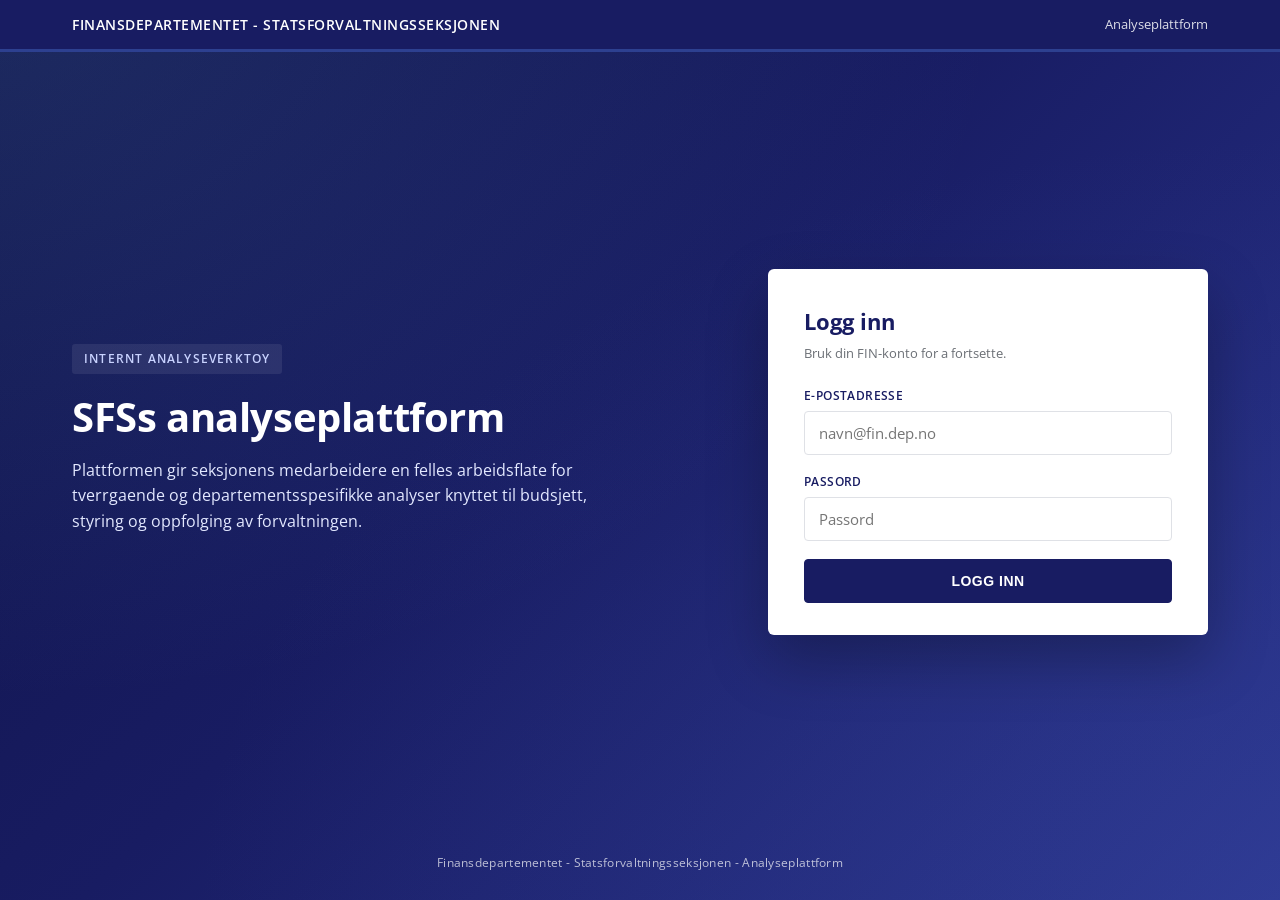
<file: index.html>
<!DOCTYPE html>
<html lang="nb">
<head>
  <meta charset="UTF-8">
  <meta name="viewport" content="width=device-width, initial-scale=1.0">
  <title>Logg inn - SFS analyseplattform</title>
  <link href="https://fonts.googleapis.com/css2?family=Open+Sans:wght@400;600;700&display=swap" rel="stylesheet">
  <link rel="stylesheet" href="styles.css">
</head>
<body class="login-page">

  <div class="topbar">
    <div class="topbar-inner">
      <div class="topbar-brand">Finansdepartementet - Statsforvaltningsseksjonen</div>
      <div class="topbar-meta">Analyseplattform</div>
    </div>
  </div>

  <div class="login-shell">

    <div class="login-intro">
      <span class="login-eyebrow">Internt analyseverktoy</span>
      <h1>SFSs analyseplattform</h1>
      <p class="lead">
        Plattformen gir seksjonens medarbeidere en felles arbeidsflate for tverrgaende og
        departementsspesifikke analyser knyttet til budsjett, styring og
        oppfolging av forvaltningen.
      </p>
    </div>

    <form class="login-card" id="loginForm" autocomplete="off" novalidate>
      <h2>Logg inn</h2>
      <p class="login-sub">Bruk din FIN-konto for a fortsette.</p>

      <div class="login-error" id="loginError" hidden>
        Feil brukernavn eller passord. Forsok pa nytt.
      </div>

      <div class="login-form">
        <label for="email">E-postadresse</label>
        <input
          type="email"
          id="email"
          name="email"
          placeholder="navn@fin.dep.no"
          autocomplete="username"
          required
        >

        <label for="password">Passord</label>
        <input
          type="password"
          id="password"
          name="password"
          placeholder="Passord"
          autocomplete="current-password"
          required
        >

        <button type="submit">Logg inn</button>
      </div>
    </form>

  </div>

  <div class="login-footer">
    Finansdepartementet - Statsforvaltningsseksjonen - Analyseplattform
  </div>

  <script>
    (function () {
      var VALID_USER = 'test@fin.dep.no';
      var VALID_PASS = 'test123';

      var form = document.getElementById('loginForm');
      var errorBox = document.getElementById('loginError');
      var emailInput = document.getElementById('email');
      var passwordInput = document.getElementById('password');

      function getNextTarget() {
        try {
          var params = new URLSearchParams(location.search);
          var next = params.get('next');
          if (next && /^[a-z0-9_\-]+\.html$/i.test(next) && next.toLowerCase() !== 'index.html') {
            return next;
          }
        } catch (e) {}
        return 'portal.html';
      }

      form.addEventListener('submit', function (event) {
        event.preventDefault();
        var email = (emailInput.value || '').trim().toLowerCase();
        var password = passwordInput.value || '';

        if (email === VALID_USER && password === VALID_PASS) {
          try { sessionStorage.setItem('sfs-auth', '1'); } catch (e) {}
          errorBox.hidden = true;
          location.replace(getNextTarget());
        } else {
          errorBox.hidden = false;
          passwordInput.value = '';
          passwordInput.focus();
        }
      });

      try {
        if (sessionStorage.getItem('sfs-auth') === '1') {
          location.replace(getNextTarget());
        }
      } catch (e) {}
    })();
  </script>

</body>
</html>
</file>
<file: styles.css>
/* ============================================================
   SFS analyseplattform - felles stilark
   Folger FIN supplerende designprofil
   ============================================================ */

:root {
  --fin-darkblue: #181c62;
  --fin-blue: #2d4090;
  --fin-lightblue: #5b91cc;
  --fin-red: #f15d61;
  --fin-gray: #ededee;
  --fin-gray-dark: #6b6f75;
  --fin-gray-border: #dfe1e6;
  --fin-purple: #97499c;
  --fin-teal-dark: #008286;
  --fin-teal: #60c3ad;
  --fin-yellow: #ffdf4f;
  --fin-bg: #f7f8fa;
  --fin-white: #ffffff;
}

* {
  box-sizing: border-box;
  margin: 0;
  padding: 0;
}

body {
  font-family: 'Open Sans', system-ui, -apple-system, 'Segoe UI', sans-serif;
  background: var(--fin-bg);
  color: #000;
  line-height: 1.5;
  min-height: 100vh;
  display: flex;
  flex-direction: column;
}

a {
  color: var(--fin-blue);
  text-decoration: none;
}

a:hover {
  text-decoration: underline;
}

/* ============================================================
   TOPPLINJE
   ============================================================ */

.topbar {
  background: var(--fin-darkblue);
  color: var(--fin-white);
  padding: 14px 0;
  border-bottom: 3px solid var(--fin-blue);
}

.topbar-inner {
  max-width: 1200px;
  margin: 0 auto;
  padding: 0 32px;
  display: flex;
  align-items: center;
  justify-content: space-between;
}

.topbar-brand {
  font-size: 14px;
  font-weight: 600;
  letter-spacing: 0.5px;
  text-transform: uppercase;
}

.topbar-brand a {
  color: var(--fin-white);
  text-decoration: none;
}

.topbar-brand a:hover {
  text-decoration: underline;
}

.topbar-meta {
  font-size: 13px;
  opacity: 0.85;
  display: flex;
  align-items: center;
  gap: 16px;
}

.topbar-logout {
  color: var(--fin-white);
  font-size: 12px;
  font-weight: 600;
  letter-spacing: 0.4px;
  text-transform: uppercase;
  padding: 5px 12px;
  border: 1px solid rgba(255, 255, 255, 0.4);
  border-radius: 3px;
  text-decoration: none;
  transition: background 0.15s ease, border-color 0.15s ease;
}

.topbar-logout:hover {
  background: rgba(255, 255, 255, 0.12);
  border-color: var(--fin-white);
  text-decoration: none;
  color: var(--fin-white);
}

/* ============================================================
   LOGIN
   ============================================================ */

.login-page {
  min-height: 100vh;
  display: flex;
  flex-direction: column;
  background:
    radial-gradient(ellipse at top left, rgba(91, 145, 204, 0.18), transparent 55%),
    radial-gradient(ellipse at bottom right, rgba(65, 86, 166, 0.22), transparent 60%),
    linear-gradient(135deg, #0f1347 0%, #181c62 45%, #2a3490 100%);
  color: var(--fin-white);
}

.login-shell {
  flex-grow: 1;
  display: grid;
  grid-template-columns: 1.05fr 1fr;
  max-width: 1200px;
  width: 100%;
  margin: 0 auto;
  padding: 56px 32px 40px;
  gap: 56px;
  align-items: center;
}

.login-intro h1 {
  font-size: 40px;
  font-weight: 700;
  letter-spacing: -0.4px;
  line-height: 1.15;
  margin-bottom: 18px;
}

.login-intro .login-eyebrow {
  display: inline-block;
  font-size: 12px;
  font-weight: 600;
  letter-spacing: 1.2px;
  text-transform: uppercase;
  color: #c9d3ff;
  background: rgba(255, 255, 255, 0.08);
  padding: 6px 12px;
  border-radius: 3px;
  margin-bottom: 20px;
}

.login-intro p.lead {
  font-size: 16px;
  line-height: 1.6;
  color: #e3e8ff;
  margin-bottom: 26px;
  max-width: 520px;
}

.login-features {
  list-style: none;
  display: grid;
  gap: 12px;
  max-width: 520px;
}

.login-features li {
  font-size: 14px;
  color: #e8ecff;
  padding-left: 26px;
  position: relative;
  line-height: 1.5;
}

.login-features li::before {
  content: "";
  position: absolute;
  left: 0;
  top: 7px;
  width: 14px;
  height: 8px;
  border-left: 2px solid var(--fin-teal);
  border-bottom: 2px solid var(--fin-teal);
  transform: rotate(-45deg);
}

.login-card {
  background: var(--fin-white);
  color: #000;
  border-radius: 6px;
  padding: 36px 36px 32px;
  box-shadow: 0 24px 60px rgba(0, 0, 0, 0.28);
  max-width: 440px;
  width: 100%;
  justify-self: end;
}

.login-card h2 {
  font-size: 22px;
  font-weight: 700;
  color: var(--fin-darkblue);
  margin-bottom: 6px;
}

.login-card .login-sub {
  font-size: 13px;
  color: var(--fin-gray-dark);
  margin-bottom: 24px;
}

.login-form label {
  display: block;
  font-size: 12px;
  font-weight: 600;
  letter-spacing: 0.4px;
  text-transform: uppercase;
  color: var(--fin-darkblue);
  margin-bottom: 6px;
}

.login-form input {
  width: 100%;
  padding: 11px 14px;
  font-size: 15px;
  font-family: inherit;
  border: 1px solid var(--fin-gray-border);
  border-radius: 4px;
  background: var(--fin-white);
  color: #000;
  margin-bottom: 18px;
  transition: border-color 0.15s ease, box-shadow 0.15s ease;
}

.login-form input:focus {
  outline: none;
  border-color: var(--fin-blue);
  box-shadow: 0 0 0 3px rgba(65, 86, 166, 0.18);
}

.login-form button {
  width: 100%;
  padding: 13px 16px;
  font-size: 14px;
  font-weight: 700;
  letter-spacing: 0.5px;
  text-transform: uppercase;
  background: var(--fin-darkblue);
  color: var(--fin-white);
  border: 1px solid var(--fin-darkblue);
  border-radius: 4px;
  cursor: pointer;
  transition: background 0.15s ease, border-color 0.15s ease;
}

.login-form button:hover {
  background: var(--fin-blue);
  border-color: var(--fin-blue);
}

.login-error {
  background: #fdecec;
  border: 1px solid #f3c2c4;
  border-left: 4px solid var(--fin-red);
  color: #7a1f22;
  padding: 10px 14px;
  font-size: 13px;
  border-radius: 3px;
  margin-bottom: 18px;
}

.login-error[hidden] { display: none; }

.login-meta {
  border-top: 1px solid var(--fin-gray-border);
  margin-top: 22px;
  padding-top: 16px;
  font-size: 12px;
  color: var(--fin-gray-dark);
  line-height: 1.5;
}

.login-footer {
  text-align: center;
  padding: 18px 32px 28px;
  font-size: 12px;
  color: rgba(255, 255, 255, 0.7);
  letter-spacing: 0.3px;
}

@media (max-width: 880px) {
  .login-shell {
    grid-template-columns: 1fr;
    padding: 40px 24px;
    gap: 32px;
  }
  .login-card { justify-self: stretch; max-width: none; }
  .login-intro h1 { font-size: 30px; }
}

/* ============================================================
   BRODSMULESTI
   ============================================================ */

.breadcrumb {
  background: var(--fin-white);
  border-bottom: 1px solid var(--fin-gray-border);
  padding: 12px 0;
}

.breadcrumb-inner {
  max-width: 1200px;
  margin: 0 auto;
  padding: 0 32px;
  font-size: 13px;
  color: var(--fin-gray-dark);
}

.breadcrumb a {
  color: var(--fin-blue);
  text-decoration: none;
}

.breadcrumb a:hover {
  text-decoration: underline;
}

.breadcrumb .separator {
  margin: 0 8px;
  color: var(--fin-gray-dark);
}

.breadcrumb .current {
  color: #000;
  font-weight: 600;
}

/* ============================================================
   TILBAKE-KNAPP
   ============================================================ */

.back-link {
  display: inline-flex;
  align-items: center;
  gap: 6px;
  margin-top: 32px;
  padding: 8px 14px;
  background: var(--fin-white);
  border: 1px solid var(--fin-gray-border);
  border-radius: 4px;
  color: var(--fin-blue);
  font-size: 13px;
  font-weight: 600;
  text-decoration: none;
  transition: background 0.15s ease, border-color 0.15s ease;
}

.back-link:hover {
  background: var(--fin-gray);
  border-color: var(--fin-blue);
  text-decoration: none;
}

.back-link::before {
  content: "<-";
  font-weight: 700;
}

.back-link-wrapper {
  max-width: 1200px;
  margin: 0 auto;
  padding: 0 32px;
}

/* ============================================================
   HERO
   ============================================================ */

.hero {
  background: var(--fin-white);
  border-bottom: 1px solid var(--fin-gray-border);
  padding: 48px 0 40px;
}

.hero-inner {
  max-width: 1200px;
  margin: 0 auto;
  padding: 0 32px;
}

.hero-label {
  font-size: 12px;
  font-weight: 600;
  letter-spacing: 0.8px;
  text-transform: uppercase;
  color: var(--fin-blue);
  margin-bottom: 10px;
}

.hero h1 {
  font-size: 34px;
  font-weight: 700;
  color: var(--fin-darkblue);
  margin-bottom: 12px;
  letter-spacing: -0.3px;
}

.hero h1.smaller {
  font-size: 28px;
}

.hero p.lead {
  font-size: 16px;
  color: #2a2d35;
  max-width: 760px;
  margin-bottom: 20px;
}

.hero-meta {
  display: flex;
  gap: 28px;
  font-size: 13px;
  color: var(--fin-gray-dark);
  flex-wrap: wrap;
}

.hero-meta span strong {
  color: var(--fin-darkblue);
  font-weight: 600;
}

/* ============================================================
   MAIN-WRAPPER
   ============================================================ */

main {
  flex-grow: 1;
  max-width: 1200px;
  margin: 0 auto;
  padding: 40px 32px 48px;
  width: 100%;
}

/* ============================================================
   FORSIDEKORT - store, hierarkisk fremtredende
   ============================================================ */

.toplevel-grid {
  display: grid;
  grid-template-columns: repeat(auto-fit, minmax(320px, 1fr));
  gap: 24px;
  margin-top: 12px;
}

.toplevel-card {
  background: var(--fin-white);
  border: 1px solid var(--fin-gray-border);
  border-top: 6px solid var(--fin-darkblue);
  border-radius: 4px;
  padding: 28px 28px 24px;
  text-decoration: none;
  color: inherit;
  display: flex;
  flex-direction: column;
  min-height: 240px;
  transition: transform 0.15s ease, box-shadow 0.15s ease;
}

.toplevel-card:hover {
  transform: translateY(-3px);
  box-shadow: 0 8px 20px rgba(24, 28, 98, 0.10);
  text-decoration: none;
}

.toplevel-card .card-tag {
  font-size: 11px;
  font-weight: 600;
  letter-spacing: 0.6px;
  text-transform: uppercase;
  color: var(--fin-gray-dark);
  margin-bottom: 12px;
}

.toplevel-card h2 {
  font-size: 22px;
  font-weight: 700;
  color: var(--fin-darkblue);
  margin-bottom: 10px;
  line-height: 1.25;
}

.toplevel-card p {
  font-size: 14px;
  color: #3a3d44;
  margin-bottom: 18px;
  flex-grow: 1;
}

.toplevel-card .card-departments {
  font-size: 12px;
  color: var(--fin-gray-dark);
  margin-bottom: 14px;
  padding-bottom: 14px;
  border-bottom: 1px solid #eef0f3;
}

.toplevel-card .card-departments strong {
  color: var(--fin-darkblue);
  font-weight: 600;
}

.toplevel-card .card-cta {
  font-size: 13px;
  font-weight: 600;
  color: var(--fin-blue);
}

.toplevel-card:hover .card-cta {
  color: var(--fin-darkblue);
}

/* Fargevarianter for forsidekort */
.toplevel-card.variant-overall { border-top-color: var(--fin-darkblue); }
.toplevel-card.variant-forste  { border-top-color: var(--fin-blue); }
.toplevel-card.variant-andre   { border-top-color: var(--fin-lightblue); }

/* ============================================================
   MELLOMNIVA-KORT - departementer pa kontorside
   ============================================================ */

.midlevel-grid {
  display: grid;
  grid-template-columns: repeat(auto-fill, minmax(280px, 1fr));
  gap: 20px;
  margin-top: 8px;
}

.midlevel-card {
  background: var(--fin-white);
  border: 1px solid var(--fin-gray-border);
  border-left: 4px solid var(--fin-blue);
  border-radius: 4px;
  padding: 22px 24px;
  text-decoration: none;
  color: inherit;
  display: flex;
  flex-direction: column;
  min-height: 160px;
  transition: transform 0.15s ease, box-shadow 0.15s ease;
}

.midlevel-card:hover {
  transform: translateY(-2px);
  box-shadow: 0 6px 16px rgba(24, 28, 98, 0.08);
  text-decoration: none;
}

.midlevel-card .card-tag {
  font-size: 11px;
  font-weight: 600;
  letter-spacing: 0.6px;
  text-transform: uppercase;
  color: var(--fin-blue);
  margin-bottom: 10px;
}

.midlevel-card h3 {
  font-size: 18px;
  font-weight: 600;
  color: var(--fin-darkblue);
  margin-bottom: 6px;
  line-height: 1.3;
}

.midlevel-card .subtitle {
  font-size: 13px;
  color: var(--fin-gray-dark);
  margin-bottom: 12px;
}

.midlevel-card .card-meta {
  font-size: 12px;
  color: var(--fin-gray-dark);
  margin-top: auto;
  padding-top: 12px;
  border-top: 1px solid #eef0f3;
  display: flex;
  justify-content: space-between;
  align-items: center;
}

.midlevel-card .card-cta {
  color: var(--fin-blue);
  font-weight: 600;
}

.midlevel-card:hover .card-cta {
  color: var(--fin-darkblue);
}

/* ============================================================
   VERKTOYRADER - kompakt liste pa departementsside
   ============================================================ */

.tool-list {
  display: flex;
  flex-direction: column;
  gap: 12px;
  margin-top: 8px;
}

.tool-row {
  background: var(--fin-white);
  border: 1px solid var(--fin-gray-border);
  border-left: 4px solid var(--fin-blue);
  border-radius: 4px;
  padding: 18px 22px;
  text-decoration: none;
  color: inherit;
  display: grid;
  grid-template-columns: 1fr auto;
  gap: 16px;
  align-items: center;
  transition: transform 0.15s ease, box-shadow 0.15s ease, border-left-color 0.15s ease;
}

.tool-row:hover {
  transform: translateX(2px);
  box-shadow: 0 4px 12px rgba(24, 28, 98, 0.06);
  border-left-color: var(--fin-darkblue);
  text-decoration: none;
}

.tool-row-main h3 {
  font-size: 16px;
  font-weight: 600;
  color: var(--fin-darkblue);
  margin-bottom: 4px;
}

.tool-row-main p {
  font-size: 13px;
  color: #3a3d44;
  margin-bottom: 6px;
}

.tool-row-meta {
  font-size: 11px;
  color: var(--fin-gray-dark);
  display: flex;
  gap: 16px;
  flex-wrap: wrap;
}

.tool-row-meta .tag {
  background: var(--fin-gray);
  padding: 2px 8px;
  border-radius: 3px;
  font-weight: 600;
  letter-spacing: 0.3px;
  color: var(--fin-darkblue);
}

.tool-row-cta {
  color: var(--fin-blue);
  font-weight: 600;
  font-size: 13px;
  white-space: nowrap;
}

.tool-row:hover .tool-row-cta {
  color: var(--fin-darkblue);
}

/* ============================================================
   PLASSHOLDER (kommer snart)
   ============================================================ */

.placeholder-card {
  background: var(--fin-gray);
  border: 1px dashed #c4c7cc;
  border-left: 4px solid #c4c7cc;
  border-radius: 4px;
  padding: 22px 24px;
  min-height: 160px;
  display: flex;
  flex-direction: column;
  justify-content: center;
}

.placeholder-card .card-tag {
  font-size: 11px;
  font-weight: 600;
  letter-spacing: 0.6px;
  text-transform: uppercase;
  color: var(--fin-gray-dark);
  margin-bottom: 8px;
}

.placeholder-card h3 {
  font-size: 16px;
  color: var(--fin-gray-dark);
  font-weight: 600;
  margin-bottom: 4px;
}

.placeholder-card p {
  font-size: 13px;
  color: var(--fin-gray-dark);
}

.placeholder-row {
  background: var(--fin-gray);
  border: 1px dashed #c4c7cc;
  border-left: 4px solid #c4c7cc;
  border-radius: 4px;
  padding: 18px 22px;
  font-size: 13px;
  color: var(--fin-gray-dark);
}

.placeholder-row strong {
  color: var(--fin-darkblue);
}

/* ============================================================
   SEKSJONSOVERSKRIFT pa underside
   ============================================================ */

.section-block {
  margin-bottom: 40px;
}

.section-block:last-child {
  margin-bottom: 0;
}

.section-block h2 {
  font-size: 18px;
  font-weight: 700;
  color: var(--fin-darkblue);
  margin-bottom: 8px;
  padding-bottom: 10px;
  border-bottom: 2px solid var(--fin-darkblue);
}

.section-block .section-intro {
  font-size: 13px;
  color: var(--fin-gray-dark);
  margin: 8px 0 18px;
  max-width: 720px;
}

/* ============================================================
   FOOTER
   ============================================================ */

footer {
  background: var(--fin-darkblue);
  color: var(--fin-white);
  padding: 28px 0;
  margin-top: 48px;
}

.footer-inner {
  max-width: 1200px;
  margin: 0 auto;
  padding: 0 32px;
  display: flex;
  justify-content: space-between;
  align-items: center;
  flex-wrap: wrap;
  gap: 16px;
}

.footer-inner p {
  font-size: 13px;
  opacity: 0.85;
}

.footer-inner .footer-meta {
  font-size: 12px;
  opacity: 0.7;
}

/* ============================================================
   RESPONSIV
   ============================================================ */

@media (max-width: 720px) {
  .hero h1 { font-size: 26px; }
  .hero h1.smaller { font-size: 22px; }
  .hero { padding: 32px 0 28px; }
  main { padding: 28px 24px 36px; }
  .topbar-inner, .hero-inner, .footer-inner,
  .breadcrumb-inner, .back-link-wrapper { padding-left: 24px; padding-right: 24px; }
  .toplevel-grid, .midlevel-grid { grid-template-columns: 1fr; }
  .tool-row { grid-template-columns: 1fr; }
  .tool-row-cta { justify-self: start; }
  .hero-meta { gap: 12px; }
}
</file>
